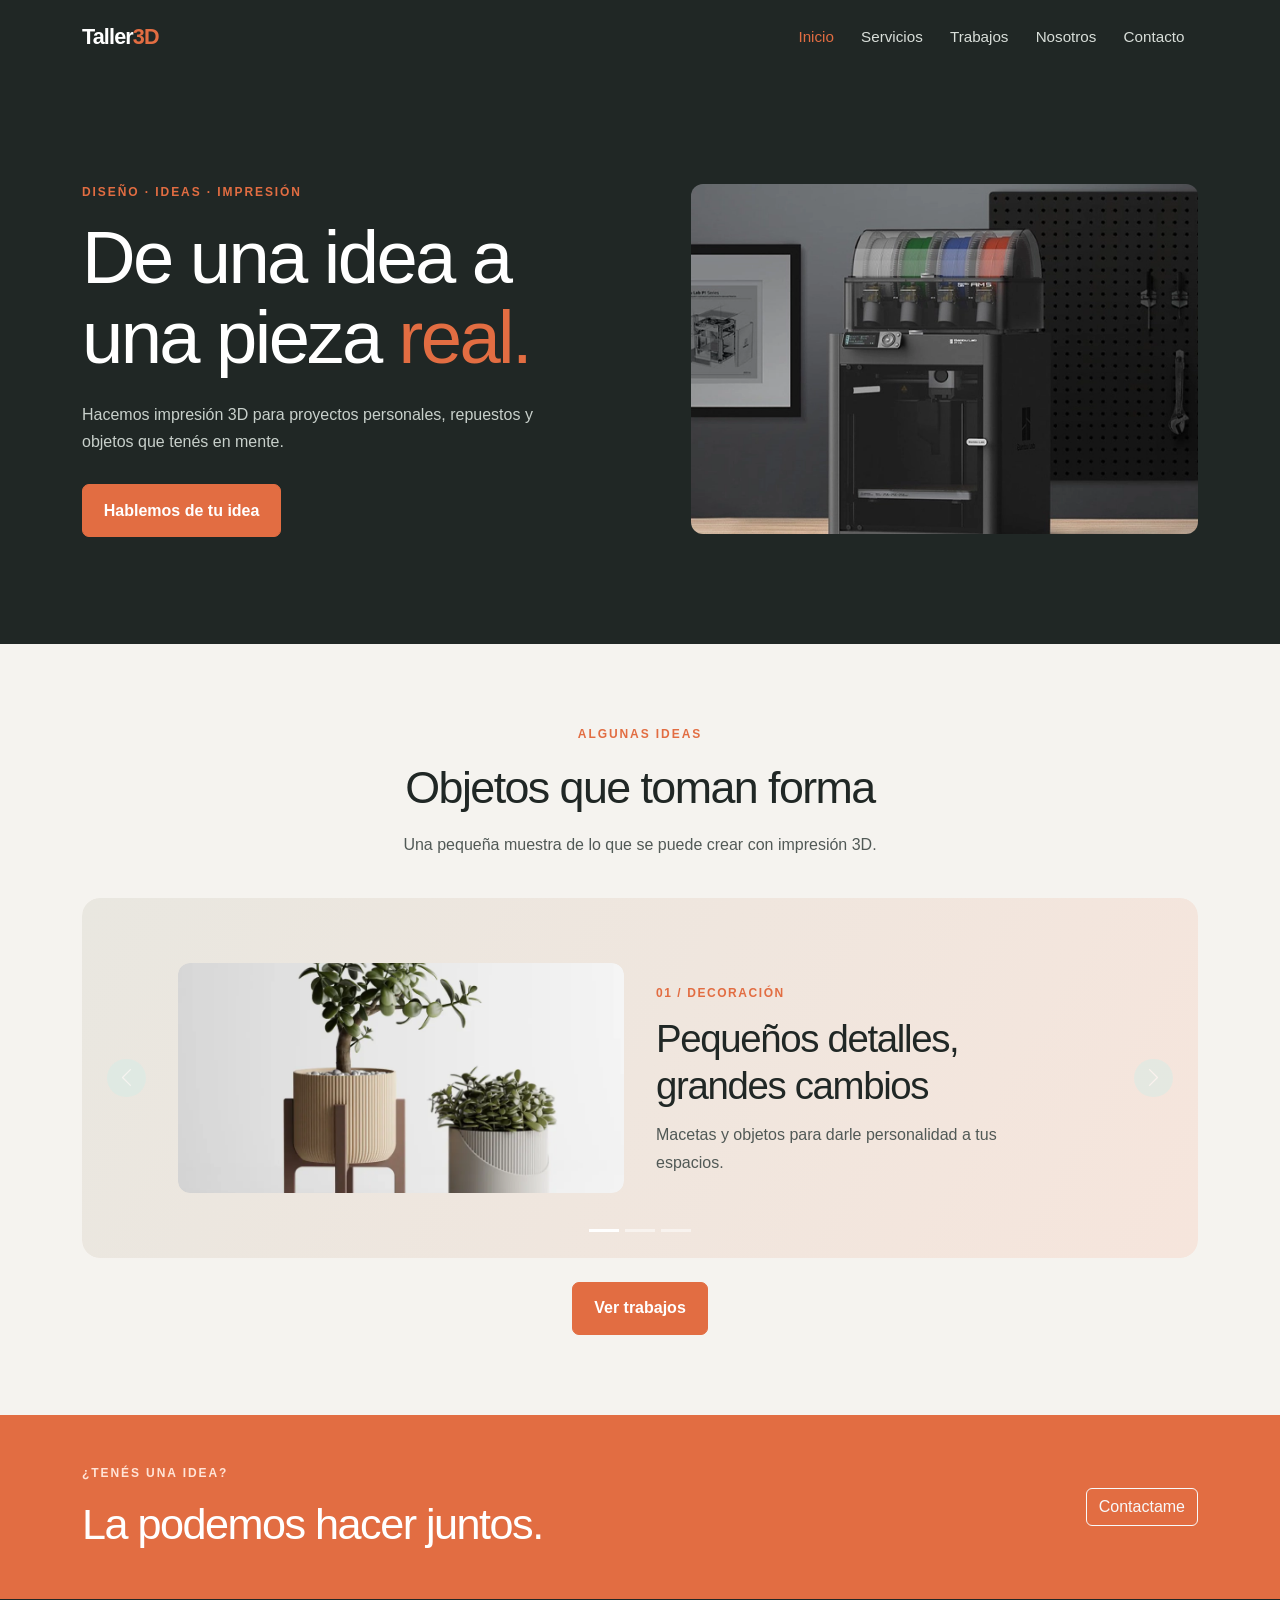
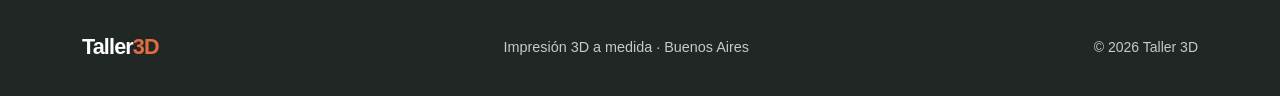
<file: index.html>
<!doctype html>
<html lang="es">

<head>
  <meta charset="utf-8">
  <meta name="viewport" content="width=device-width, initial-scale=1">
  <title>Taller 3D | Impresión 3D a medida</title>
  <meta name="description"
    content="Taller de impresión 3D a medida. Creamos piezas, objetos decorativos y proyectos personalizados.">
  <meta name="keywords" content="impresión 3D, piezas personalizadas, taller 3D, impresión 3D a medida">
  <link rel="stylesheet" href="https://cdn.jsdelivr.net/npm/bootstrap@5.3.3/dist/css/bootstrap.min.css">
  <link rel="stylesheet" href="styles/main.css">
  <link rel="stylesheet" href="https://unpkg.com/aos@2.3.1/dist/aos.css">
</head>

<body>
  <header>
    <nav class="navbar navbar-expand-lg navbar-dark site-nav">
      <div class="container">
        <a class="navbar-brand" href="index.html">Taller<span>3D</span></a>
        <button class="navbar-toggler" type="button" data-bs-toggle="collapse" data-bs-target="#menuPrincipal"
          aria-controls="menuPrincipal" aria-expanded="false" aria-label="Abrir menú">
          <span class="navbar-toggler-icon"></span>
        </button>
        <div class="collapse navbar-collapse" id="menuPrincipal">
          <ul class="navbar-nav ms-auto">
            <li class="nav-item"><a class="nav-link active" href="index.html">Inicio</a></li>
            <li class="nav-item"><a class="nav-link" href="pages/servicios.html">Servicios</a></li>
            <li class="nav-item"><a class="nav-link" href="pages/trabajos.html">Trabajos</a></li>
            <li class="nav-item"><a class="nav-link" href="pages/nosotros.html">Nosotros</a></li>
            <li class="nav-item"><a class="nav-link" href="pages/contacto.html">Contacto</a></li>
          </ul>
        </div>
      </div>
    </nav>
  </header>
  
  <main>
    <section class="hero">
      <div class="container hero-content">
        <div class="hero-copy" data-aos="fade-up">
          <p class="eyebrow">DISEÑO · IDEAS · IMPRESIÓN</p>
          <h1>De una idea a una pieza <span>real.</span></h1>
          <p>Hacemos impresión 3D para proyectos personales, repuestos y objetos que tenés en mente.</p>
          <a class="btn btn-accent" href="pages/contacto.html">Hablemos de tu idea</a>
        </div>
        <div>
          <img class="hero-art espacio-imagen" src="assets/banner-bambu-lab-1.webp" alt="Impresora 3D trabajando">
        </div>
      </div>
    </section>
    <section class="home-gallery section-space" aria-labelledby="galeria-inicio">
      <div class="container">
        <div class="section-heading" data-aos="fade-up">
          <p class="eyebrow">ALGUNAS IDEAS</p>
          <h2 id="galeria-inicio">Objetos que toman forma</h2>
          <p>Una pequeña muestra de lo que se puede crear con impresión 3D.</p>
        </div>
        <div id="carouselTrabajos" class="carousel slide project-carousel" data-bs-ride="carousel"
          aria-label="Galería de impresiones 3D">
          <div class="carousel-indicators">
            <button type="button" data-bs-target="#carouselTrabajos" data-bs-slide-to="0" class="active"
              aria-current="true" aria-label="Ver imagen 1"></button>
            <button type="button" data-bs-target="#carouselTrabajos" data-bs-slide-to="1"
              aria-label="Ver imagen 2"></button>
            <button type="button" data-bs-target="#carouselTrabajos" data-bs-slide-to="2"
              aria-label="Ver imagen 3"></button>
          </div>
          <div class="carousel-inner">
            <div class="carousel-item active">
              <div class="gallery-slide gallery-slide-one">
                <div class="gallery-image-wrap"><img class="gallery-image" src="assets/macetas3d.webp"
                    alt="Macetas decorativas fabricadas con impresión 3D"></div>
                <div class="gallery-caption"><span>01 / DECORACIÓN</span>
                  <h3>Pequeños detalles, grandes cambios</h3>
                  <p>Macetas y objetos para darle personalidad a tus espacios.</p>
                </div>
              </div>
            </div>
            <div class="carousel-item">
              <div class="gallery-slide gallery-slide-two">
                <div class="gallery-image-wrap"><img class="gallery-image" src="assets/soporte3d.webp"
                    alt="Soporte impreso en 3D para organizar objetos"></div>
                <div class="gallery-caption"><span>02 / PIEZAS ÚTILES</span>
                  <h3>Soluciones para todos los días</h3>
                  <p>Soportes, organizadores y piezas pensadas para su uso.</p>
                </div>
              </div>
            </div>
            <div class="carousel-item">
              <div class="gallery-slide gallery-slide-three">
                <div class="gallery-image-wrap"><img class="gallery-image" src="assets/impresora-3d-imprimiendo.webp"
                    alt="Impresora 3D fabricando una pieza"></div>
                <div class="gallery-caption"><span>03 / A MEDIDA</span>
                  <h3>Una idea propia</h3>
                  <p>Si tenés algo en mente, podemos revisar tu propuesta y pensar cómo llevarla a la impresión.</p>
                </div>
              </div>
            </div>
          </div>
          <button class="carousel-control-prev" type="button" data-bs-target="#carouselTrabajos" data-bs-slide="prev"
            aria-label="Imagen anterior"><span class="carousel-control-prev-icon" aria-hidden="true"></span></button>
          <button class="carousel-control-next" type="button" data-bs-target="#carouselTrabajos" data-bs-slide="next"
            aria-label="Imagen siguiente"><span class="carousel-control-next-icon" aria-hidden="true"></span></button>
        </div>

        <div class="gallery-link"><a class="btn btn-accent" href="pages/trabajos.html">Ver trabajos</a></div>
      </div>
    </section>
    <section class="callout">
      <div class="container callout-inner">
        <div>
          <p class="eyebrow">¿TENÉS UNA IDEA?</p>
          <h2>La podemos hacer juntos.</h2>
        </div><a class="btn btn-outline-light" href="pages/contacto.html">Contactame</a>
      </div>
    </section>
  </main>
  <footer class="site-footer">
    <div class="container footer-inner"><a class="navbar-brand" href="index.html">Taller<span>3D</span></a>
      <p>Impresión 3D a medida · Buenos Aires</p><small>© 2026 Taller 3D</small>
    </div>
  </footer>
  <script src="https://cdn.jsdelivr.net/npm/bootstrap@5.3.3/dist/js/bootstrap.bundle.min.js"></script>
  <script src="https://unpkg.com/aos@2.3.1/dist/aos.js"></script>
  <script>AOS.init({ once: true, duration: 650 });</script>
</body>

</html>
</file>
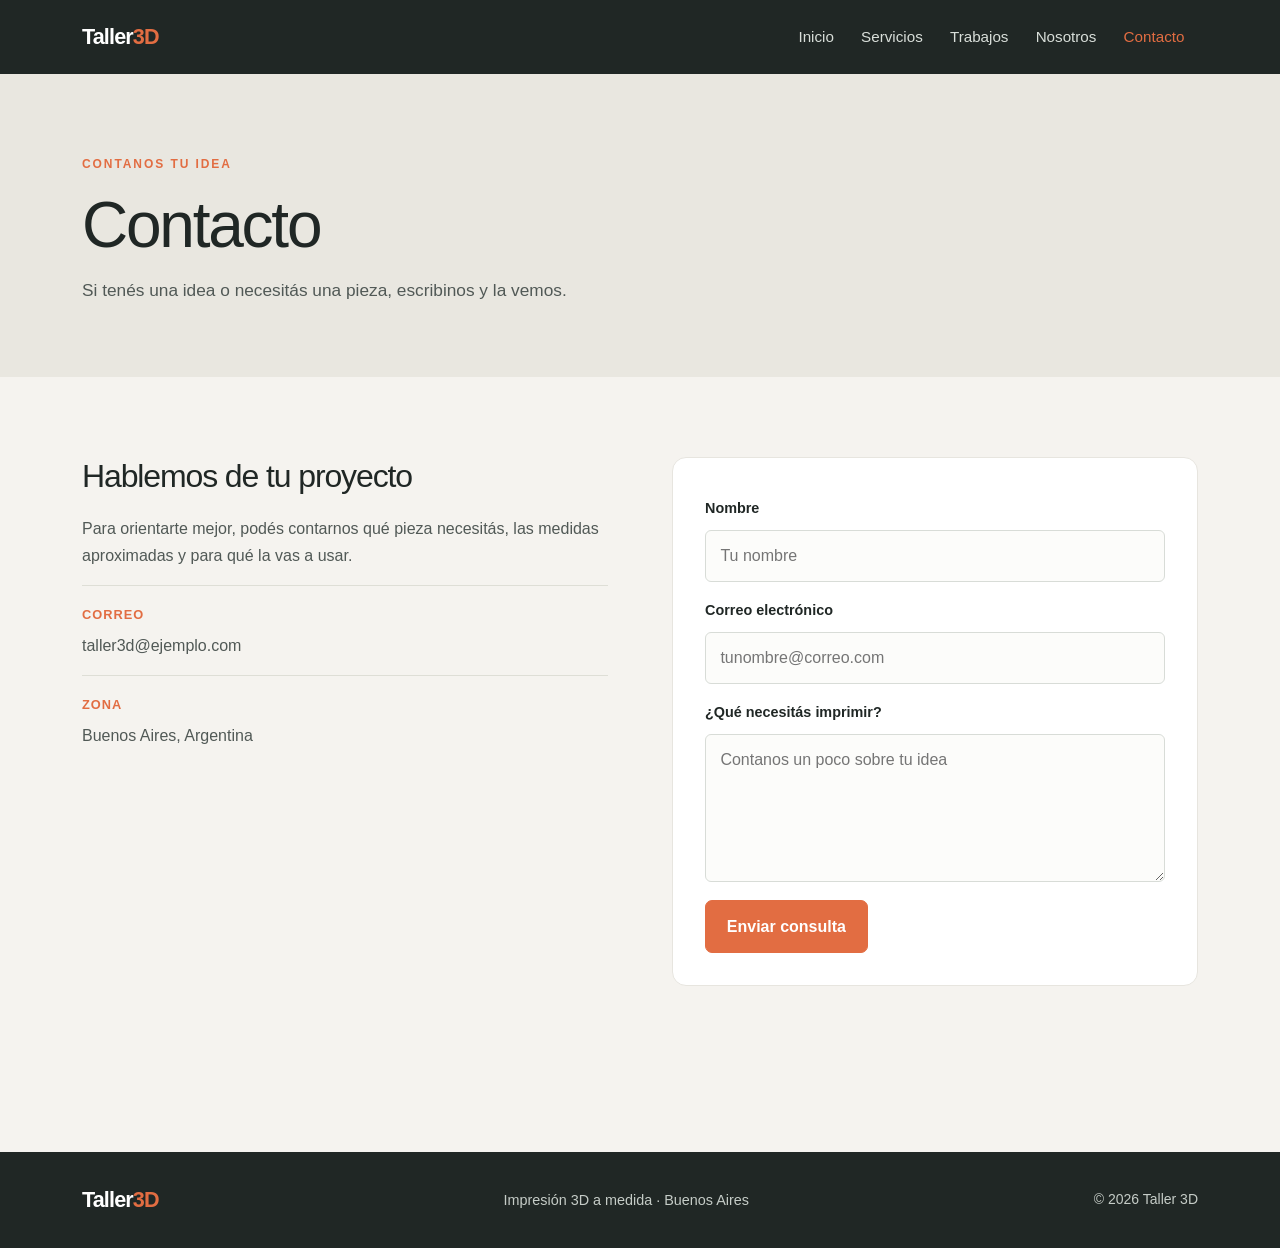
<file: pages/contacto.html>
<!doctype html>
<html lang="es">

<head>
  <meta charset="utf-8">
  <meta name="viewport" content="width=device-width, initial-scale=1">
  <title>Taller 3D | Contacto y presupuestos</title>
  <meta name="description"
    content="Contactá al taller para consultar por impresión 3D, compartir tu proyecto y pedir un presupuesto.">
  <meta name="keywords" content="contacto impresión 3D, presupuesto impresión 3D, taller 3D Buenos Aires">
  <link rel="stylesheet" href="https://cdn.jsdelivr.net/npm/bootstrap@5.3.3/dist/css/bootstrap.min.css">
  <link rel="stylesheet" href="../styles/main.css">
  <link rel="stylesheet" href="https://unpkg.com/aos@2.3.1/dist/aos.css">
</head>

<body>
  <header>
    <nav class="navbar navbar-expand-lg navbar-dark site-nav">
      <div class="container">
        <a class="navbar-brand" href="../index.html">Taller<span>3D</span></a>
        <button class="navbar-toggler" type="button" data-bs-toggle="collapse" data-bs-target="#menuPrincipal"
          aria-controls="menuPrincipal" aria-expanded="false" aria-label="Abrir menú"><span
            class="navbar-toggler-icon"></span></button>
        <div class="collapse navbar-collapse" id="menuPrincipal">
          <ul class="navbar-nav ms-auto">
            <li class="nav-item"><a class="nav-link" href="../index.html">Inicio</a></li>
            <li class="nav-item"><a class="nav-link" href="servicios.html">Servicios</a></li>
            <li class="nav-item"><a class="nav-link" href="trabajos.html">Trabajos</a></li>
            <li class="nav-item"><a class="nav-link" href="nosotros.html">Nosotros</a></li>
            <li class="nav-item"><a class="nav-link active" href="contacto.html" aria-current="page">Contacto</a></li>
          </ul>
        </div>
      </div>
    </nav>
  </header>

  <main>
    <section class="page-hero">
      <div class="container" data-aos="fade-up">
        <p class="eyebrow">CONTANOS TU IDEA</p>
        <h1>Contacto</h1>
        <p>Si tenés una idea o necesitás una pieza, escribinos y la vemos.</p>
      </div>
    </section>
    <section class="section-space">
      <div class="container contact-layout">
        <div class="contact-copy">
          <h2>Hablemos de tu proyecto</h2>
          <p>Para orientarte mejor, podés contarnos qué pieza necesitás, las medidas aproximadas y para qué la vas a
            usar.</p>
          <div class="contact-detail"><span>Correo</span>
            <p>taller3d@ejemplo.com</p>
          </div>
          <div class="contact-detail"><span>Zona</span>
            <p>Buenos Aires, Argentina</p>
          </div>
           <iframe src="https://www.google.com/maps/embed?pb=!1m18!1m12!1m3!1d3285.027217420975!2d-58.428697744807735!3d-34.578177863325685!2m3!1f0!2f0!3f0!3m2!1i1024!2i768!4f13.1!3m3!1m2!1s0x95bcb59af641e03f%3A0x2393cd7f58237f5d!2sAv.%20Juan%20Bautista%20Justo%20601%2C%20C1425%20Cdad.%20Aut%C3%B3noma%20de%20Buenos%20Aires!5e0!3m2!1ses-419!2sar!4v1792103976966!5m2!1ses-419!2sar" width="400" height="300" style="border:0;" allowfullscreen="" loading="lazy" referrerpolicy="strict-origin-when-cross-origin"></iframe>
        </div>
        <form class="contact-form" action="#" method="post"><label for="nombre">Nombre</label><input id="nombre" name="nombre"
            type="text" placeholder="Tu nombre" required><label for="email">Correo
            electrónico</label><input id="email" name="email" type="email" placeholder="tunombre@correo.com" required><label
            for="mensaje">¿Qué necesitás imprimir?</label><textarea id="mensaje" name="mensaje" rows="5"
            placeholder="Contanos un poco sobre tu idea" required></textarea><button class="btn btn-accent" type="submit">Enviar
            consulta</button>
        </form>
        </div>
        </section>
        </main>
           
        <footer class="site-footer">
          <div class="container footer-inner"><a class="navbar-brand" href="../index.html">Taller<span>3D</span></a>
            <p>Impresión 3D a medida · Buenos Aires</p><small>© 2026 Taller 3D</small>
          </div>
        </footer>
        <script src="https://cdn.jsdelivr.net/npm/bootstrap@5.3.3/dist/js/bootstrap.bundle.min.js"></script>
        <script src="https://unpkg.com/aos@2.3.1/dist/aos.js"></script>
        <script>AOS.init({ once: true, duration: 650 });</script>
        </body>
        
        </html>
</file>
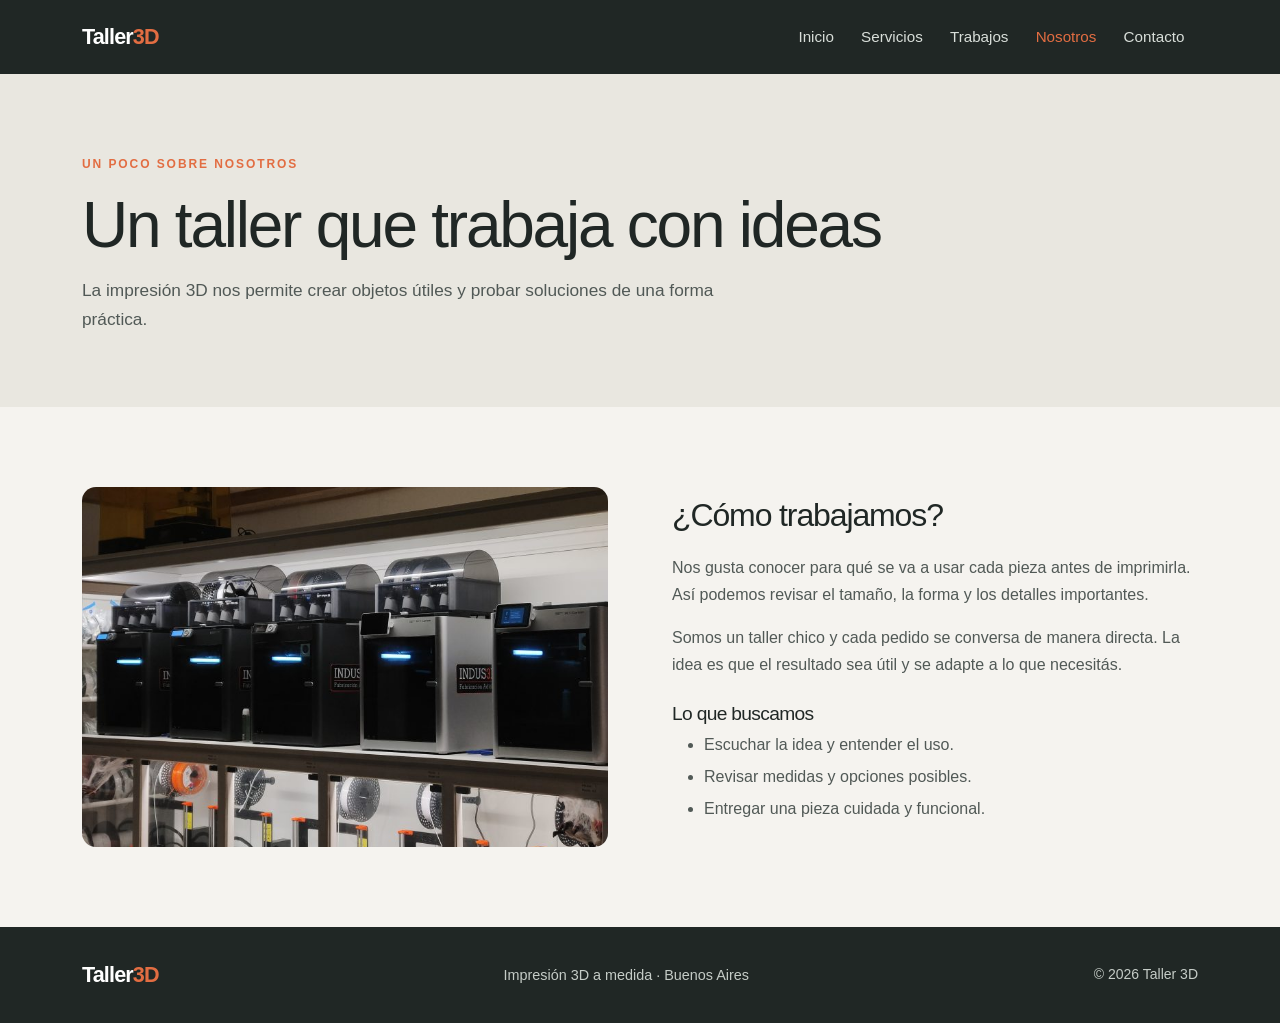
<file: pages/nosotros.html>
<!doctype html>
<html lang="es">

<head>
  <meta charset="utf-8">
  <meta name="viewport" content="width=device-width, initial-scale=1">
  <title>Taller 3D | Sobre el taller</title>
  <meta name="description"
    content="Conocé el taller y nuestra forma de trabajar con impresión 3D y proyectos personalizados.">
  <meta name="keywords" content="sobre Taller 3D, taller de impresión 3D, impresión personalizada, Buenos Aires">
  <link rel="stylesheet" href="https://cdn.jsdelivr.net/npm/bootstrap@5.3.3/dist/css/bootstrap.min.css">
  <link rel="stylesheet" href="../styles/main.css">
  <link rel="stylesheet" href="https://unpkg.com/aos@2.3.1/dist/aos.css">
</head>

<body>
  <header>
    <nav class="navbar navbar-expand-lg navbar-dark site-nav">
      <div class="container">
        <a class="navbar-brand" href="../index.html">Taller<span>3D</span></a>
        <button class="navbar-toggler" type="button" data-bs-toggle="collapse" data-bs-target="#menuPrincipal"
          aria-controls="menuPrincipal" aria-expanded="false" aria-label="Abrir menú"><span
            class="navbar-toggler-icon"></span></button>
        <div class="collapse navbar-collapse" id="menuPrincipal">
          <ul class="navbar-nav ms-auto">
            <li class="nav-item"><a class="nav-link" href="../index.html">Inicio</a></li>
            <li class="nav-item"><a class="nav-link" href="servicios.html">Servicios</a></li>
            <li class="nav-item"><a class="nav-link" href="trabajos.html">Trabajos</a></li>
            <li class="nav-item"><a class="nav-link active" href="nosotros.html" aria-current="page">Nosotros</a></li>
            <li class="nav-item"><a class="nav-link" href="contacto.html">Contacto</a></li>
          </ul>
        </div>
      </div>
    </nav>
  </header>

  <main>
    <section class="page-hero">
      <div class="container" data-aos="fade-up">
        <p class="eyebrow">UN POCO SOBRE NOSOTROS</p>
        <h1>Un taller que trabaja con ideas</h1>
        <p>La impresión 3D nos permite crear objetos útiles y probar soluciones de una forma práctica.</p>
      </div>
    </section>
    <section class="section-space">
      <div class="container about-layout">
        <img class="about-visual" src="../assets/taller-3d.jpg" alt="Espacio de trabajo de Taller 3D">
        <div class="about-copy">
          <h2>¿Cómo trabajamos?</h2>
          <p>Nos gusta conocer para qué se va a usar cada pieza antes de imprimirla. Así podemos revisar el tamaño, la
            forma y los detalles importantes.</p>
          <p>Somos un taller chico y cada pedido se conversa de manera directa. La idea es que el resultado sea útil y
            se adapte a lo que necesitás.</p>
          <h3>Lo que buscamos</h3>
          <ul>
            <li>Escuchar la idea y entender el uso.</li>
            <li>Revisar medidas y opciones posibles.</li>
            <li>Entregar una pieza cuidada y funcional.</li>
          </ul>
        </div>
      </div>
    </section>
  </main>
  
  <footer class="site-footer">
    <div class="container footer-inner"><a class="navbar-brand" href="../index.html">Taller<span>3D</span></a>
      <p>Impresión 3D a medida · Buenos Aires</p><small>© 2026 Taller 3D</small>
    </div>
  </footer>
  <script src="https://cdn.jsdelivr.net/npm/bootstrap@5.3.3/dist/js/bootstrap.bundle.min.js"></script>
  <script src="https://unpkg.com/aos@2.3.1/dist/aos.js"></script>
  <script>AOS.init({ once: true, duration: 650 });</script>
</body>

</html>
</file>
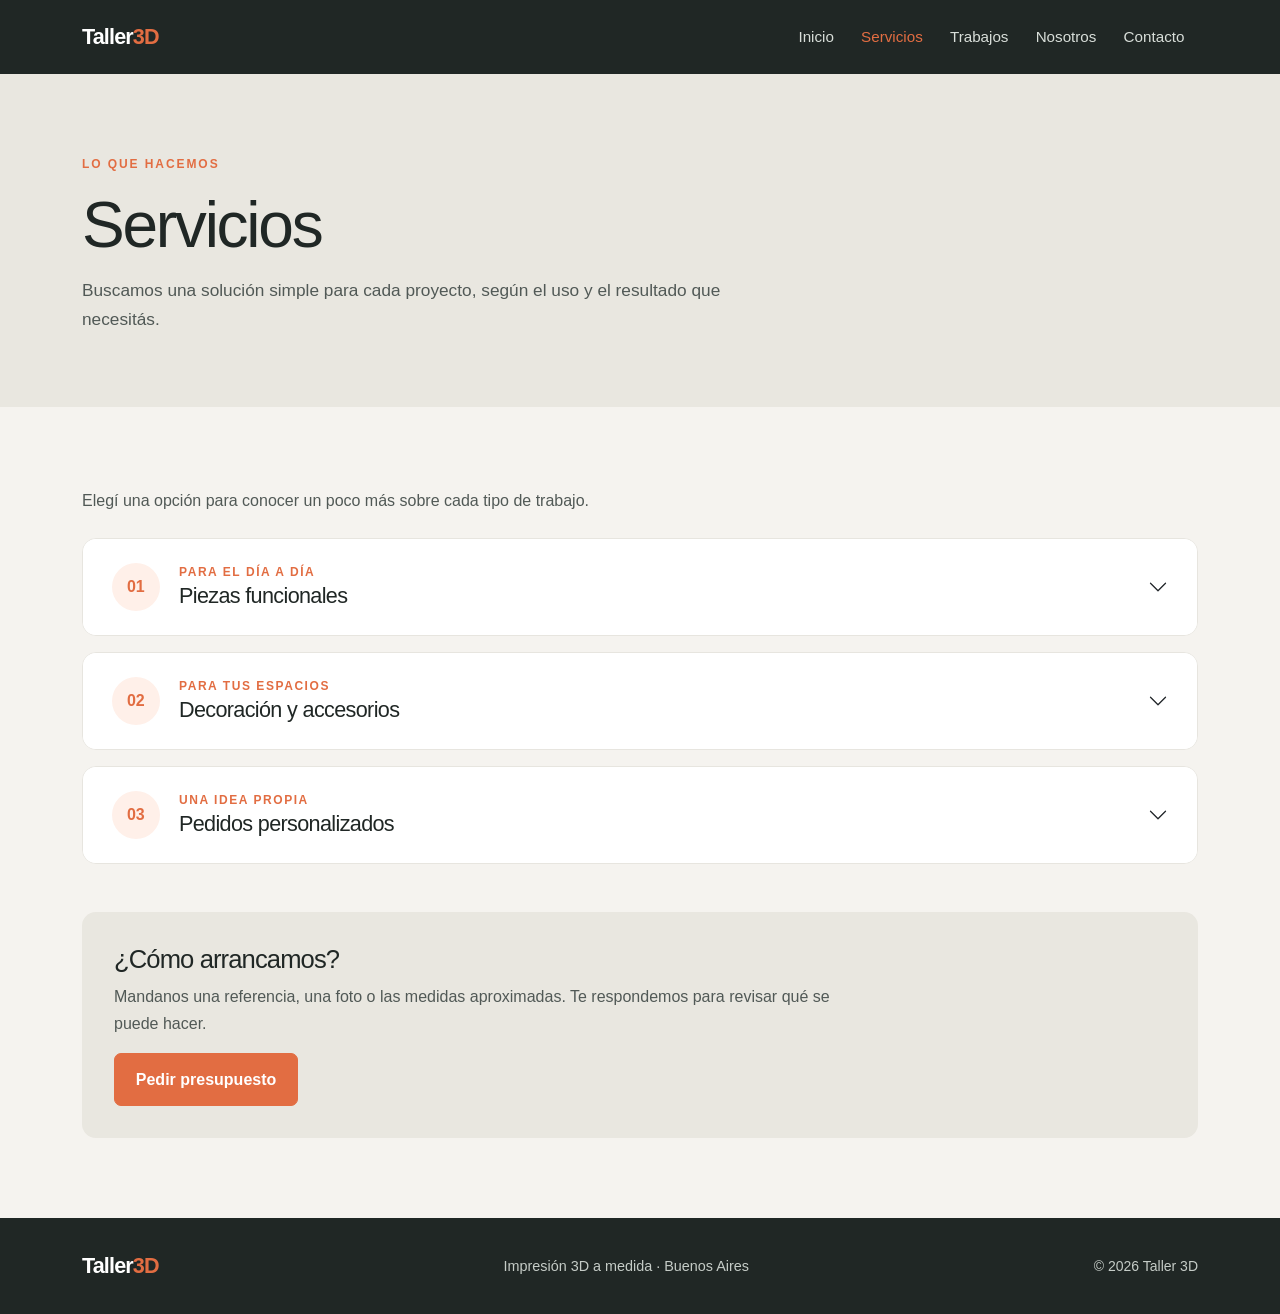
<file: pages/servicios.html>
<!doctype html>
<html lang="es">

<head>
  <meta charset="utf-8">
  <meta name="viewport" content="width=device-width, initial-scale=1">
  <title>Taller 3D | Servicios de impresión 3D</title>
  <meta name="description"
    content="Conocé los servicios de impresión 3D para piezas funcionales, decoración y proyectos personalizados.">
  <meta name="keywords" content="servicios de impresión 3D, piezas funcionales, decoración, impresión a medida">
  <link rel="stylesheet" href="https://cdn.jsdelivr.net/npm/bootstrap@5.3.3/dist/css/bootstrap.min.css">
  <link rel="stylesheet" href="../styles/main.css">
  <link rel="stylesheet" href="https://unpkg.com/aos@2.3.1/dist/aos.css">
</head>

<body>

  <header>
    <nav class="navbar navbar-expand-lg navbar-dark site-nav">
      <div class="container">
        <a class="navbar-brand" href="../index.html">Taller<span>3D</span></a>
        <button class="navbar-toggler" type="button" data-bs-toggle="collapse" data-bs-target="#menuPrincipal"
          aria-controls="menuPrincipal" aria-expanded="false" aria-label="Abrir menú"><span
            class="navbar-toggler-icon"></span></button>
        <div class="collapse navbar-collapse" id="menuPrincipal">
          <ul class="navbar-nav ms-auto">
            <li class="nav-item"><a class="nav-link" href="../index.html">Inicio</a></li>
            <li class="nav-item"><a class="nav-link active" href="servicios.html" aria-current="page">Servicios</a></li>
            <li class="nav-item"><a class="nav-link" href="trabajos.html">Trabajos</a></li>
            <li class="nav-item"><a class="nav-link" href="nosotros.html">Nosotros</a></li>
            <li class="nav-item"><a class="nav-link" href="contacto.html">Contacto</a></li>
          </ul>
        </div>
      </div>
    </nav>
  </header>

  <main>
    <section class="page-hero">
      <div class="container" data-aos="fade-up">
        <p class="eyebrow">LO QUE HACEMOS</p>
        <h1>Servicios</h1>
        <p>Buscamos una solución simple para cada proyecto, según el uso y el resultado que necesitás.</p>
      </div>
    </section>
    <section class="section-space services-section">
      <div class="container">
        <p class="services-intro">Elegí una opción para conocer un poco más sobre cada tipo de trabajo.</p>
        <div class="accordion service-accordion" id="serviciosAcordeon">
          <article class="accordion-item service-accordion-item">
            <h2 class="accordion-header" id="servicioUnoTitulo">
              <button class="accordion-button collapsed" type="button" data-bs-toggle="collapse"
                data-bs-target="#servicioUno" aria-expanded="false" aria-controls="servicioUno">
                <span class="service-icon">01</span><span class="service-title-wrap"><span class="service-kicker">PARA
                    EL DÍA A DÍA</span><span class="service-title">Piezas funcionales</span></span>
              </button>
            </h2>
            <div id="servicioUno" class="accordion-collapse collapse" aria-labelledby="servicioUnoTitulo"
              data-bs-parent="#serviciosAcordeon">
              <div class="accordion-body">
                <p>Soportes, organizadores, repuestos y piezas para resolver necesidades cotidianas. Podemos revisar las
                  medidas y el uso que va a tener el objeto para pensar una solución práctica.</p><a
                  href="contacto.html">Consultar por una pieza →</a>
              </div>
            </div>
          </article>
          <article class="accordion-item service-accordion-item">
            <h2 class="accordion-header" id="servicioDosTitulo">
              <button class="accordion-button collapsed" type="button" data-bs-toggle="collapse"
                data-bs-target="#servicioDos" aria-expanded="false" aria-controls="servicioDos">
                <span class="service-icon">02</span><span class="service-title-wrap"><span class="service-kicker">PARA
                    TUS ESPACIOS</span><span class="service-title">Decoración y accesorios</span></span>
              </button>
            </h2>
            <div id="servicioDos" class="accordion-collapse collapse" aria-labelledby="servicioDosTitulo"
              data-bs-parent="#serviciosAcordeon">
              <div class="accordion-body">
                <p>Objetos decorativos, figuras, macetas y accesorios para distintos ambientes. Se puede elegir una idea
                  de referencia y conversar los detalles antes de imprimir.</p><a href="trabajos.html">Conocer algunos
                  trabajos →</a>
              </div>
            </div>
          </article>
          <article class="accordion-item service-accordion-item">
            <h2 class="accordion-header" id="servicioTresTitulo">
              <button class="accordion-button collapsed" type="button" data-bs-toggle="collapse"
                data-bs-target="#servicioTres" aria-expanded="false" aria-controls="servicioTres">
                <span class="service-icon">03</span><span class="service-title-wrap"><span class="service-kicker">UNA
                    IDEA PROPIA</span><span class="service-title">Pedidos personalizados</span></span>
              </button>
            </h2>
            <div id="servicioTres" class="accordion-collapse collapse" aria-labelledby="servicioTresTitulo"
              data-bs-parent="#serviciosAcordeon">
              <div class="accordion-body">
                <p>Si tenés una idea, una referencia o una pieza que necesitás adaptar, podemos conversar el proyecto y
                  revisar las medidas, el diseño y el material más conveniente.</p><a href="contacto.html">Contarnos tu
                  idea →</a>
              </div>
            </div>
          </article>
        </div>
        <div class="note-box mt-5">
          <h2>¿Cómo arrancamos?</h2>
          <p>Mandanos una referencia, una foto o las medidas aproximadas. Te respondemos para revisar qué se puede
            hacer.</p><a class="btn btn-accent" href="contacto.html">Pedir presupuesto</a>
        </div>
      </div>
    </section>
  </main>
  
  <footer class="site-footer">
    <div class="container footer-inner"><a class="navbar-brand" href="../index.html">Taller<span>3D</span></a>
      <p>Impresión 3D a medida · Buenos Aires</p><small>© 2026 Taller 3D</small>
    </div>
  </footer>
  <script src="https://cdn.jsdelivr.net/npm/bootstrap@5.3.3/dist/js/bootstrap.bundle.min.js"></script>
  <script src="https://unpkg.com/aos@2.3.1/dist/aos.js"></script>
  <script>AOS.init({ once: true, duration: 650 });</script>
</body>

</html>
</file>
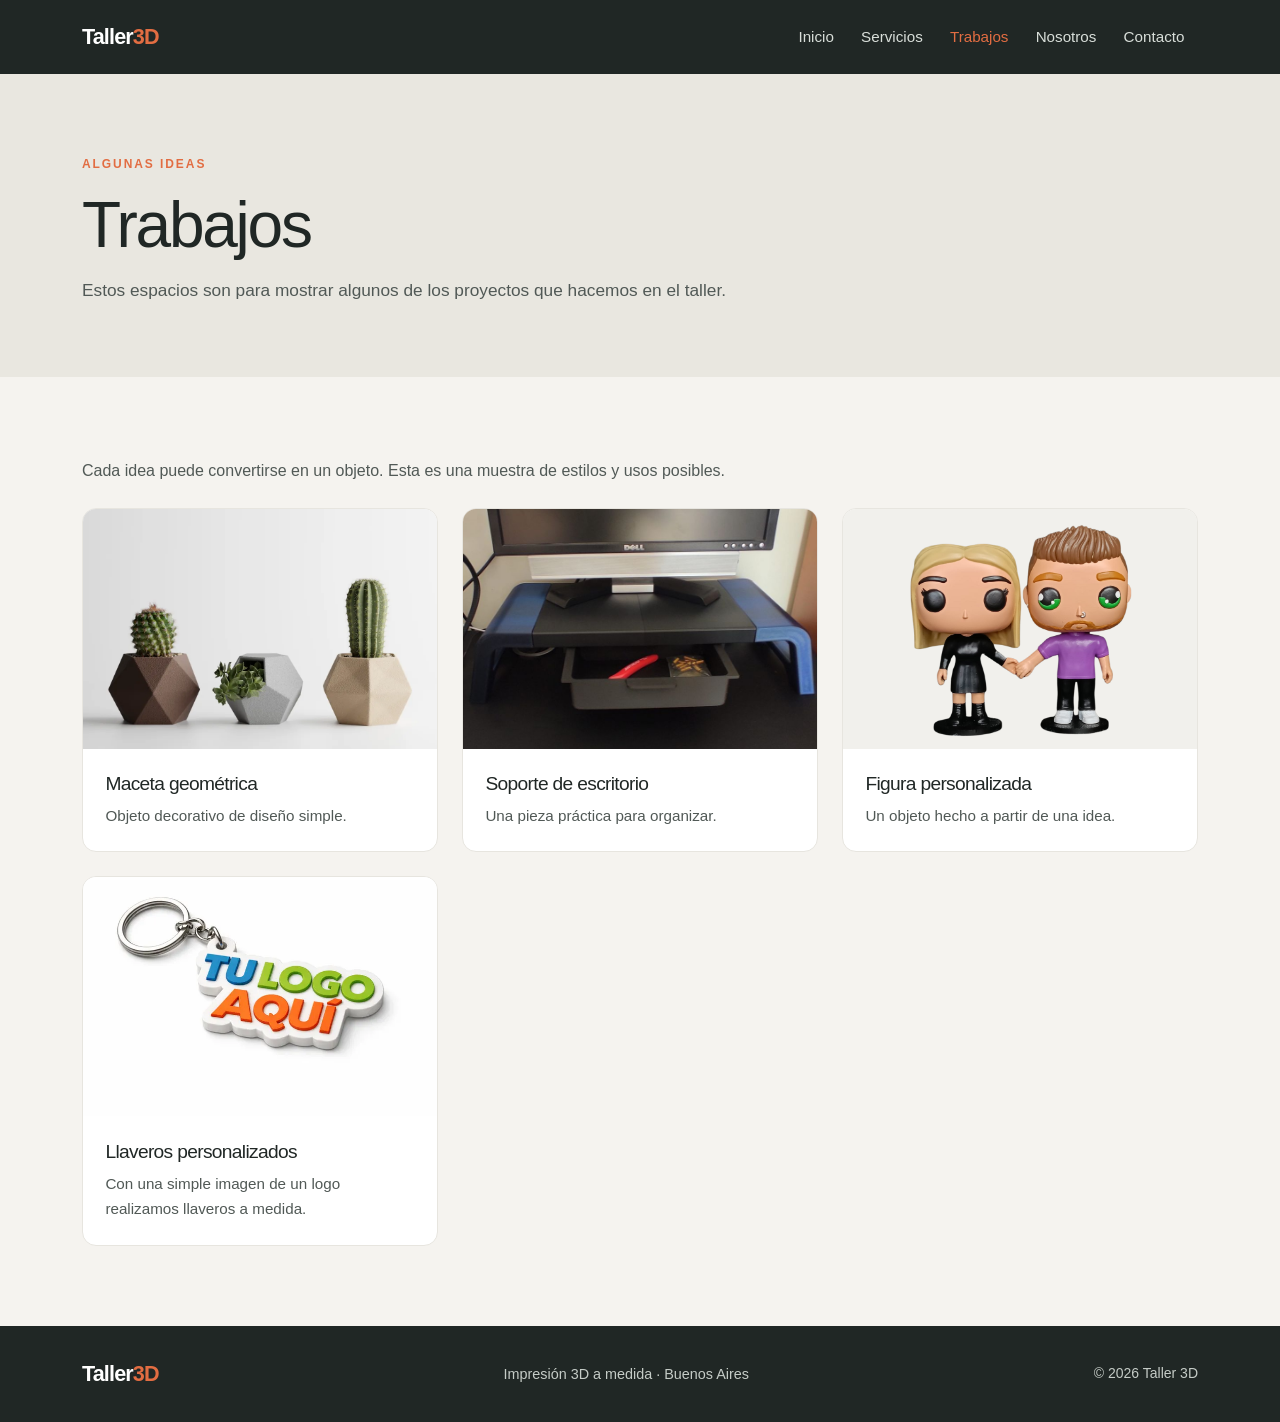
<file: pages/trabajos.html>
<!doctype html>
<html lang="es">

<head>
  <meta charset="utf-8">
  <meta name="viewport" content="width=device-width, initial-scale=1">
  <title>Taller 3D | Trabajos realizados</title>
  <meta name="description" content="Una muestra de objetos y piezas que se pueden realizar mediante impresión 3D.">
  <meta name="keywords" content="trabajos impresión 3D, objetos impresos, piezas 3D, catálogo impresión 3D">
  <link rel="stylesheet" href="https://cdn.jsdelivr.net/npm/bootstrap@5.3.3/dist/css/bootstrap.min.css">
  <link rel="stylesheet" href="../styles/main.css">
  <link rel="stylesheet" href="https://unpkg.com/aos@2.3.1/dist/aos.css">
</head>

<body>

  <header>
    <nav class="navbar navbar-expand-lg navbar-dark site-nav">
      <div class="container">
        <a class="navbar-brand" href="../index.html">Taller<span>3D</span></a>
        <button class="navbar-toggler" type="button" data-bs-toggle="collapse" data-bs-target="#menuPrincipal"
          aria-controls="menuPrincipal" aria-expanded="false" aria-label="Abrir menú"><span
            class="navbar-toggler-icon"></span></button>
        <div class="collapse navbar-collapse" id="menuPrincipal">
          <ul class="navbar-nav ms-auto">
            <li class="nav-item"><a class="nav-link" href="../index.html">Inicio</a></li>
            <li class="nav-item"><a class="nav-link" href="servicios.html">Servicios</a></li>
            <li class="nav-item"><a class="nav-link active" href="trabajos.html" aria-current="page">Trabajos</a></li>
            <li class="nav-item"><a class="nav-link" href="nosotros.html">Nosotros</a></li>
            <li class="nav-item"><a class="nav-link" href="contacto.html">Contacto</a></li>
          </ul>
        </div>
      </div>
    </nav>
  </header>
  <main>
    <section class="page-hero">
      <div class="container" data-aos="fade-up">
        <p class="eyebrow">ALGUNAS IDEAS</p>
        <h1>Trabajos</h1>
        <p>Estos espacios son para mostrar algunos de los proyectos que hacemos en el taller.</p>
      </div>
    </section>
    <section class="section-space">
      <div class="container">
        <p class="works-intro">Cada idea puede convertirse en un objeto. Esta es una muestra de estilos y usos posibles.
        </p>
        <div class="row g-4 work-gallery">
          <div class="col-sm-6 col-lg-4">
            <article class="work-card">
              <img class="work-art" src="../assets/maceta-geometrica-3d.webp" alt="Maceta geométrica impresa en 3D">
              <div class="work-info">
                <h2>Maceta geométrica</h2>
                <p>Objeto decorativo de diseño simple.</p>
              </div>
            </article>
          </div>
          <div class="col-sm-6 col-lg-4">
            <article class="work-card">
              <img class="work-art" src="../assets/soporte-de-escritorio-3d.jpg"
                alt="Soporte de escritorio fabricado con impresión 3D">
              <div class="work-info">
                <h2>Soporte de escritorio</h2>
                <p>Una pieza práctica para organizar.</p>
              </div>
            </article>
          </div>
          <div class="col-sm-6 col-lg-4">
            <article class="work-card">
              <img class="work-art" src="../assets/figura-personalizada-3d.png"
                alt="Figura personalizada impresa en 3D">
              <div class="work-info">
                <h2>Figura personalizada</h2>
                <p>Un objeto hecho a partir de una idea.</p>
              </div>
            </article>
          </div>
          <div class="col-sm-6 col-lg-4">
            <article class="work-card">
              <img class="work-art" src="../assets/LLAVERO-3D.webp"
                alt="Llavero personalizado fabricado con impresión 3D">
              <div class="work-info">
                <h2>Llaveros personalizados</h2>
                <p>Con una simple imagen de un logo realizamos llaveros a medida.</p>
              </div>
            </article>
          </div>
        </div>
      </div>
    </section>
  </main>
  
  <footer class="site-footer">
    <div class="container footer-inner"><a class="navbar-brand" href="../index.html">Taller<span>3D</span></a>
      <p>Impresión 3D a medida · Buenos Aires</p><small>© 2026 Taller 3D</small>
    </div>
  </footer>
  <script src="https://cdn.jsdelivr.net/npm/bootstrap@5.3.3/dist/js/bootstrap.bundle.min.js"></script>
  <script src="https://unpkg.com/aos@2.3.1/dist/aos.js"></script>
  <script>AOS.init({ once: true, duration: 650 });</script>
</body>

</html>
</file>
<file: styles/main.css>
* {
    box-sizing: border-box
}

body {
    margin: 0;
    background: #f5f3ef;
    color: #202725;
    font-family: Arial, Helvetica, sans-serif
}

img {
    max-width: 100%
}

h1,
h2,
h3,
p {
    margin-top: 0
}

h1,
h2,
h3 {
    letter-spacing: -.035em
}

p {
    color: #515956;
    line-height: 1.7
}

a {
    color: inherit;
    text-decoration: none
}

.section-space {
    padding: 5rem 0
}

.eyebrow {
    color: #e26d42;
    font-size: .75rem;
    font-weight: 700;
    letter-spacing: .16em;
    margin-bottom: 1rem
}

.section-heading {
    max-width: 650px;
    margin: 0 auto 2.5rem;
    text-align: center
}

.section-heading h2 {
    font-size: clamp(2rem, 4vw, 2.8rem);
    margin-bottom: 1rem
}

.btn-accent {
    background: #e26d42;
    border: 1px solid #e26d42;
    color: #fff;
    padding: .85rem 1.3rem;
    border-radius: 7px;
    font-weight: 700;
    transition: transform .2s ease, background .2s ease
}

.btn-accent:hover {
    background: #d65325;
    color: #fff;
    transform: translateY(-3px)
}

.site-nav {
    background: #202725;
    padding: 1rem 0
}

.navbar-brand {
    color: #fff;
    font-size: 1.35rem;
    font-weight: 800;
    letter-spacing: -.04em
}

.navbar-brand span {
    color: #e26d42
}

.navbar-brand:hover {
    color: #fff
}

.site-nav .nav-link {
    color: #d8ded9;
    font-size: .95rem;
    padding: .55rem .85rem !important;
    transition: color .2s ease
}

.site-nav .nav-link:hover,
.site-nav .nav-link.active {
    color: #e26d42
}

.navbar-toggler {
    border-color: #69716c
}

.site-footer {
    background: #202725;
    color: #fff;
    padding: 2rem 0
}

.footer-inner {
    display: flex;
    align-items: center;
    gap: 1.5rem;
    flex-wrap: wrap;
    justify-content: space-between
}

.footer-inner p {
    margin: 0;
    color: #c5ccc7;
    font-size: .9rem
}

.footer-inner small {
    color: #c5ccc7
}

.hero {
    background: #202725;
    color: #fff;
    overflow: hidden
}

.hero-content {
    min-height: 570px;
    display: grid;
    grid-template-columns: 1.05fr .95fr;
    align-items: center;
    gap: 3rem;
    padding-top: 4rem;
    padding-bottom: 4rem
}

.hero-copy {
    max-width: 590px
}

.hero-copy h1 {
    font-size: clamp(2.8rem, 5.8vw, 5rem);
    line-height: 1.08;
    margin-bottom: 1.4rem
}

.hero-copy h1 span {
    color: #e26d42
}

.hero-copy p:not(.eyebrow) {
    max-width: 480px;
    margin-bottom: 1.8rem;
    color: #c8d0cb
}

.hero-art {
    min-height: 350px;
    position: relative;
    display: grid;
    place-items: center;
    background: radial-gradient(circle, #3d4943 0, #27302c 52%, transparent 72%)
}

.printer {
    width: 245px;
    position: relative;
    z-index: 1
}

.printer-top {
    height: 18px;
    width: 100%;
    background: #e7e4dc;
    border-radius: 7px 7px 0 0
}

.printer-frame {
    height: 210px;
    border: 12px solid #9ca69f;
    border-top: 0;
    border-bottom: 0;
    position: relative;
    background: #343e39
}

.print-head {
    position: absolute;
    top: 24px;
    left: 83px;
    width: 56px;
    height: 22px;
    background: #e26d42;
    border-radius: 4px
}

.print-object {
    position: absolute;
    left: 78px;
    bottom: 23px;
    width: 66px;
    height: 75px;
    background: repeating-linear-gradient(0deg, #f2a27f 0 5px, #e26d42 5px 8px);
    clip-path: polygon(50% 0, 100% 25%, 100% 100%, 0 100%, 0 25%)
}

.printer-bed {
    position: absolute;
    bottom: 13px;
    left: 25px;
    right: 25px;
    height: 10px;
    background: #cbd2cc
}

.printer-base {
    height: 22px;
    background: #d2d8d2;
    border-radius: 0 0 6px 6px
}

.art-dot {
    position: absolute;
    border-radius: 50%;
    background: #e26d42;
    opacity: .85
}

.dot-one {
    width: 13px;
    height: 13px;
    top: 20%;
    right: 15%
}

.dot-two {
    width: 8px;
    height: 8px;
    bottom: 18%;
    left: 14%
}

.info-card {
    background: #fff;
    border: 1px solid #e7e5df;
    border-radius: 14px;
    height: 100%;
    padding: 2rem;
    transition: transform .25s ease, box-shadow .25s ease
}

.info-card:hover {
    transform: translateY(-5px);
    box-shadow: 0 16px 30px #20272512
}

.info-card h3 {
    font-size: 1.35rem;
    margin: 1.5rem 0 .7rem
}

.info-card p {
    min-height: 80px
}

.info-card a {
    color: #e26d42;
    font-weight: 700;
    font-size: .92rem
}

.card-number {
    color: #e26d42;
    font-size: .8rem;
    font-weight: 800;
    letter-spacing: .1em
}

.callout {
    background: #e26d42;
    padding: 3rem 0
}

.callout .eyebrow {
    color: #ffe4d7
}

.callout h2 {
    margin: 0;
    color: #fff;
    font-size: clamp(1.8rem, 4vw, 2.7rem)
}

.callout-inner {
    display: flex;
    align-items: center;
    gap: 2rem;
    justify-content: space-between
}

.page-hero {
    background: #e9e7e0;
    padding: 5rem 0 4.5rem
}

.page-hero h1 {
    font-size: clamp(2.7rem, 5vw, 4rem);
    line-height: 1.08;
    margin-bottom: 1rem
}

.page-hero p:last-child {
    max-width: 650px;
    margin-bottom: 0;
    font-size: 1.08rem
}

.service-card,
.work-card {
    background: #fff;
    border: 1px solid #e7e5df;
    border-radius: 14px;
    overflow: hidden;
    height: 100%
}

.service-card {
    padding: 2rem;
    transition: transform .2s ease
}

.service-card:hover {
    transform: translateY(-4px)
}

.service-card h2 {
    font-size: 1.35rem;
    margin: 1.5rem 0 .8rem
}

.service-icon {
    display: grid;
    place-items: center;
    width: 48px;
    height: 48px;
    border-radius: 50%;
    color: #e26d42;
    background: #fff0e9;
    font-weight: 800
}

.note-box {
    background: #e9e7e0;
    padding: 2rem;
    border-radius: 14px
}

.note-box h2 {
    font-size: 1.6rem
}

.note-box p {
    max-width: 720px
}

.work-art {
    min-height: 240px;
    display: grid;
    place-items: center;
    position: relative;
    overflow: hidden;
    background: #e8e5dd
}

.work-two {
    background: #dce4de
}

.work-three {
    background: #f2e1d6
}

.pot {
    width: 100px;
    height: 105px;
    background: repeating-linear-gradient(0deg, #e26d42 0 6px, #d95e35 6px 10px);
    clip-path: polygon(10% 0, 90% 0, 78% 100%, 22% 100%)
}

.stand {
    width: 130px;
    height: 95px;
    border: 17px solid #687c70;
    border-bottom-width: 13px;
    border-radius: 12px;
    transform: perspective(100px) rotateX(-5deg)
}

.figure {
    width: 90px;
    height: 125px;
    background: #bd7958;
    border-radius: 45% 45% 18% 18%;
    position: relative
}

.figure:before {
    content: "";
    position: absolute;
    width: 57px;
    height: 57px;
    border-radius: 50%;
    background: #d69b7c;
    top: -35px;
    left: 16px
}

.work-info {
    padding: 1.4rem
}

.work-info h2 {
    font-size: 1.2rem
}

.work-info p {
    margin: 0;
    font-size: .95rem
}

.small-note {
    color: #7a817d;
    font-size: .85rem
}

.about-layout,
.contact-layout {
    display: grid;
    grid-template-columns: 1fr 1fr;
    gap: 4rem;
    align-items: center
}

.about-visual {
    min-height: 360px;
    display: grid;
    place-items: center;
    border-radius: 14px;
    background: #e4e6df
}

.mini-printer {
    width: 190px;
    height: 230px;
    border: 12px solid #8c9990;
    border-bottom-width: 22px;
    position: relative;
    background: #333d37
}

.mini-printer:before {
    content: "";
    position: absolute;
    top: 35px;
    left: 50px;
    width: 65px;
    height: 18px;
    background: #e26d42
}

.mini-printer span {
    position: absolute;
    bottom: 30px;
    left: 53px;
    width: 60px;
    height: 60px;
    background: repeating-linear-gradient(0deg, #f2a27f 0 5px, #e26d42 5px 8px)
}

.about-copy h2,
.contact-copy h2 {
    font-size: 2rem;
    margin-bottom: 1.2rem
}

.about-copy h3 {
    font-size: 1.2rem;
    margin-top: 1.5rem
}

.about-copy li {
    color: #515956;
    margin-bottom: .5rem
}

.contact-layout {
    align-items: start
}

.contact-detail {
    border-top: 1px solid #deded6;
    padding: 1rem 0
}

.contact-detail span {
    color: #e26d42;
    font-size: .8rem;
    font-weight: 700;
    text-transform: uppercase;
    letter-spacing: .08em
}

.contact-detail p {
    margin: .35rem 0 0
}

.contact-form {
    background: #fff;
    border: 1px solid #e7e5df;
    border-radius: 14px;
    padding: 2rem;
    display: flex;
    flex-direction: column;
    gap: .65rem
}

.contact-form label {
    font-weight: 700;
    font-size: .9rem;
    margin-top: .5rem
}

.contact-form input,
.contact-form textarea {
    width: 100%;
    padding: .8rem .9rem;
    border: 1px solid #d8dcd7;
    border-radius: 6px;
    font: inherit;
    background: #fcfcfa
}

.contact-form input:focus,
.contact-form textarea:focus {
    outline: 2px solid #f2b59d;
    border-color: #e26d42
}

.contact-form .btn {
    align-self: flex-start;
    margin-top: .5rem
}

@media(max-width:991px) {
    .hero-content {
        grid-template-columns: 1fr 1fr;
        gap: 1.5rem;
        min-height: 500px
    }

    .about-layout,
    .contact-layout {
        gap: 2rem
    }
}

@media(max-width:767px) {
    .section-space {
        padding: 3.5rem 0
    }

    .hero-content {
        grid-template-columns: 1fr;
        padding-top: 4rem;
        padding-bottom: 2rem
    }

    .hero-copy {
        text-align: center;
        margin: 0 auto
    }

    .hero-copy p:not(.eyebrow) {
        margin-left: auto;
        margin-right: auto
    }

    .hero-art {
        min-height: 290px
    }

    .printer {
        transform: scale(.85)
    }

    .callout-inner {
        align-items: flex-start;
        flex-direction: column
    }

    .page-hero {
        padding: 3.5rem 0
    }

    .about-layout,
    .contact-layout {
        grid-template-columns: 1fr
    }

    .about-visual {
        min-height: 280px
    }

    .footer-inner {
        flex-direction: column;
        align-items: flex-start;
        gap: .7rem
    }

    .info-card p {
        min-height: 0
    }
}

@media(max-width:420px) {
    .hero-copy h1 {
        font-size: 2.55rem
    }

    .contact-form {
        padding: 1.25rem
    }

    .work-art {
        min-height: 200px
    }
}

.project-carousel {
    border-radius: 18px;
    overflow: hidden;
    background: #202725
}

.gallery-slide {
    min-height: 360px;
    height: 100%;
    box-sizing: border-box;
    display: grid;
    grid-template-columns: 1fr 1fr;
    align-items: center;
    gap: 2rem;
    padding: 3.5rem 6rem;
}

.gallery-slide-one {
    background: linear-gradient(120deg, #e9e7e0 0%, #f6e5dc 100%)
}

.gallery-slide-two {
    background: linear-gradient(120deg, #dce4de 0%, #edf0e9 100%)
}

.gallery-slide-three {
    background: linear-gradient(120deg, #f0ded3 0%, #e9e7e0 100%)
}

.gallery-object {
    min-height: 230px;
    display: grid;
    place-items: center;
    position: relative
}

.gallery-object-pot:before {
    content: "";
    width: 145px;
    height: 150px;
    display: block;
    background: repeating-linear-gradient(0deg, #e26d42 0 7px, #d95e35 7px 11px);
    clip-path: polygon(8% 0, 92% 0, 78% 100%, 22% 100%);
    filter: drop-shadow(12px 15px 10px #20272522)
}

.gallery-object-stand:before {
    content: "";
    width: 180px;
    height: 125px;
    display: block;
    border: 23px solid #687c70;
    border-bottom-width: 17px;
    border-radius: 12px;
    transform: perspective(160px) rotateX(-5deg)
}

.gallery-object-figure:before {
    content: "";
    width: 100px;
    height: 130px;
    display: block;
    background: #bd7958;
    border-radius: 45% 45% 18% 18%;
    box-shadow: 0 -44px 0 -12px #d69b7c
}

.gallery-caption {
    max-width: 410px
}

.gallery-caption span,
.service-kicker {
    color: #e26d42;
    font-size: .75rem;
    font-weight: 800;
    letter-spacing: .13em
}

.gallery-caption h3 {
    font-size: clamp(1.6rem, 3vw, 2.4rem);
    margin: .8rem 0
}

.gallery-caption p {
    margin: 0
}

.project-carousel .carousel-control-prev,
.project-carousel .carousel-control-next {
    width: 8%
}

.project-carousel .carousel-control-prev-icon,
.project-carousel .carousel-control-next-icon {
    background-color: #d4ece6;
    border-radius: 50%;
    background-size: 55%;
    padding: 1.2rem
}

.project-carousel .carousel-indicators {
    margin-bottom: 1rem
}

.gallery-hint {
    text-align: center;
    font-size: .85rem;
    margin: 1rem 0;
    color: #7a817d
}

.gallery-link {
    text-align: center;
    margin-top: 1.5rem
}

.services-intro,
.works-intro {
    max-width: 760px;
    margin: 0 0 1.5rem
}

.service-accordion {
    display: flex;
    flex-direction: column;
    gap: 1rem
}

.service-accordion-item {
    border: 1px solid #e7e5df !important;
    border-radius: 14px !important;
    overflow: hidden;
    background: #fff
}

.service-accordion-item .accordion-button {
    display: flex;
    gap: 1.2rem;
    align-items: center;
    padding: 1.5rem 1.8rem;
    color: #202725;
    background: #fff;
    box-shadow: none
}

.service-accordion-item .accordion-button:not(.collapsed) {
    color: #202725;
    background: #fffaf7
}

.service-accordion-item .accordion-button:focus {
    box-shadow: 0 0 0 3px #f2b59d66
}

.service-accordion-item .accordion-button::after {
    margin-left: auto
}

.service-icon {
    flex: 0 0 48px;
    display: grid;
    place-items: center;
    width: 48px;
    height: 48px;
    border-radius: 50%;
    color: #e26d42;
    background: #fff0e9;
    font-weight: 800
}

.service-title-wrap {
    display: flex;
    flex-direction: column;
    gap: .25rem;
    text-align: left
}

.service-title {
    font-size: 1.35rem;
    letter-spacing: -.03em
}

.service-accordion-item .accordion-body {
    padding: 0 2rem 1.7rem calc(2rem + 48px + 1.2rem);
    max-width: 900px
}

.service-accordion-item .accordion-body p {
    margin-bottom: .8rem
}

.service-accordion-item .accordion-body a {
    color: #e26d42;
    font-weight: 700;
    font-size: .93rem
}

.work-gallery .work-card {
    transition: transform .25s ease, box-shadow .25s ease
}

.work-gallery .work-card:hover {
    transform: translateY(-4px);
    box-shadow: 0 14px 28px #20272512
}

@media(max-width:767px) {
    .gallery-slide {
        grid-template-columns: 1fr;
        gap: .5rem;
        padding: 2.3rem 2.7rem 3rem;
        min-height: 470px
    }

    .gallery-object {
        min-height: 175px
    }

    .gallery-caption {
        text-align: center;
        margin: 0 auto
    }

    .gallery-caption h3 {
        font-size: 1.7rem
    }

    .project-carousel .carousel-control-prev,
    .project-carousel .carousel-control-next {
        width: 10%
    }

    .service-accordion-item .accordion-button {
        padding: 1.15rem 1rem;
        gap: .85rem
    }

    .service-icon {
        flex-basis: 42px;
        width: 42px;
        height: 42px
    }

    .service-title {
        font-size: 1.1rem
    }

    .service-accordion-item .accordion-body {
        padding: 0 1.2rem 1.4rem 1.2rem
    }
}


.hero-art {
    background: #27302c;
    border-radius: 14px;
}

.gallery-object {
    background: #f1f0ec;
    border-radius: 8px;
}

.gallery-object:before {
    content: none !important;
}

.work-art {
    min-height: 240px;
    background: #f1f0ec;
}

.work-art .pot,
.work-art .stand,
.work-art .figure {
    display: none;
}

.about-visual {
    min-height: 360px;
    background: #f1f0ec;
    border-radius: 14px;
}

.about-visual .mini-printer {
    display: none;
}

.espacio-imagen {
    background: #f1f0ec;
}

/* FOOTER  */

/* Aajustes de imagenes y carrusel */
.hero-art {
    display: block;
    width: 100%;
    height: 300px;
    object-fit: cover;
    overflow: hidden;
    border-radius: 12px;
}

.gallery-image-wrap {
    width: 100%;
    height: 230px;
    overflow: hidden;
    border-radius: 12px;
}

.gallery-image {
    display: block;
    width: 100%;
    height: 100%;
    object-fit: cover;
    border-radius: inherit;
}

.project-carousel,
.project-carousel .carousel-inner {
    background: #f5f2ed;
    border-radius: 18px;
    overflow: hidden;
}

.project-carousel .carousel-item {
    background: transparent;
}

.gallery-slide {
    box-sizing: border-box;
}

.work-art {
    display: block;
    width: 100%;
    height: 240px;
    object-fit: cover;
    background: #f1f0ec;
}

.about-visual {
    display: block;
    width: 100%;
    height: 360px;
    object-fit: cover;
    border-radius: 14px;
}

@media (max-width: 767px) {
    .gallery-slide {
        grid-template-columns: 1fr;
        gap: 1rem;
        padding: 2.3rem 2.7rem 3.2rem;
        min-height: 470px;
    }

    .gallery-image-wrap {
        height: 175px;
    }

    .project-carousel,
    .project-carousel .carousel-inner,
    .project-carousel .carousel-item {
        background-color: #f5f2ed;
    }
}

@media (max-width: 420px) {
    .gallery-slide {
        padding-left: 2rem;
        padding-right: 2rem;
    }
}
</file>
